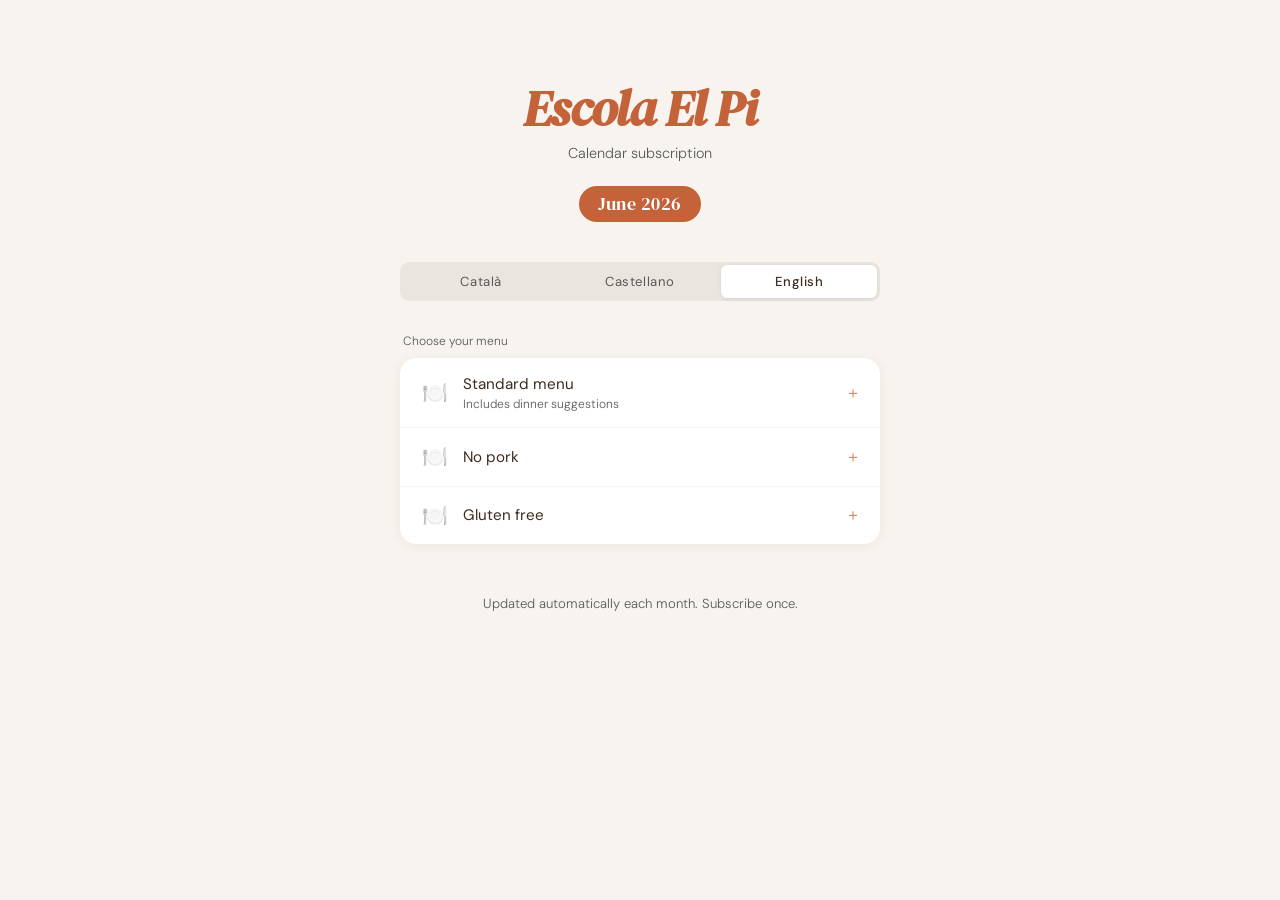
<file: index.html>
<!DOCTYPE html>
<html lang="ca">
<head>
  <meta charset="UTF-8">
  <meta name="viewport" content="width=device-width, initial-scale=1.0">
  <title>Menú de dinar · Escola El Pi</title>
  <link rel="preconnect" href="https://fonts.googleapis.com">
  <link href="https://fonts.googleapis.com/css2?family=DM+Serif+Display:ital@0;1&family=DM+Sans:wght@300;400;500&display=swap" rel="stylesheet">
  <link rel="stylesheet" href="styles.css">
</head>
<body>

  <header>
    <h1 class="school-name"><em>Escola El Pi</em></h1>
    <p class="subtitle" id="uiSubtitle">Subscripció al calendari</p>
    <span class="month-badge" id="monthBadge">Carregant...</span>
  </header>

  <div class="lang-tabs" role="tablist" aria-label="Selecciona l'idioma">
    <button class="lang-tab active" role="tab" aria-selected="true"  onclick="switchLang('ca')">Català</button>
    <button class="lang-tab"        role="tab" aria-selected="false" onclick="switchLang('es')">Castellano</button>
    <button class="lang-tab"        role="tab" aria-selected="false" onclick="switchLang('en')">English</button>
  </div>

  <div id="panel-ca" class="lang-panel active" role="tabpanel"><div class="loading">Carregant...</div></div>
  <div id="panel-es" class="lang-panel"        role="tabpanel"><div class="loading">Cargando...</div></div>
  <div id="panel-en" class="lang-panel"        role="tabpanel"><div class="loading">Loading...</div></div>

  <footer>
    <p class="footer" id="uiFooter">S'actualitza automàticament cada mes. Subscriu-te una vegada.</p>
  </footer>

  <script>
    const BASE     = 'https://uxmikko.github.io/school-lunch-calendar/el-pi/';
    const MANIFEST = BASE + 'manifest.json';

    // All UI strings per language
    const UI = {
      ca: {
        lang:         'ca',
        htmlLang:     'ca',
        title:        'Menú de dinar · Escola El Pi',
        subtitle:     'Subscripció al calendari',
        monthLabel:   m => m,
        section:      'Tria el teu menú',
        footer:       "S'actualitza automàticament cada mes. Subscriu-te una vegada.",
        loading:      'Carregant...',
        error:        "No s'ha pogut carregar el menú. Torna-ho a intentar.",
        menus: {
          standard:    { text: 'Menú estàndard',  tag: 'Inclou sopar suggerit' },
          no_pork:     { text: 'Sense porc',       tag: '' },
          gluten_free: { text: 'Sense gluten',     tag: '' },
        },
      },
      es: {
        lang:         'es',
        htmlLang:     'es',
        title:        'Menú de almuerzo · Escola El Pi',
        subtitle:     'Suscripción al calendario',
        monthLabel:   m => m,
        section:      'Elige tu menú',
        footer:       'Se actualiza automáticamente cada mes. Suscríbete una vez.',
        loading:      'Cargando...',
        error:        'No se ha podido cargar el menú. Vuelve a intentarlo.',
        menus: {
          standard:    { text: 'Menú estándar',    tag: 'Incluye sugerencia de cena' },
          no_pork:     { text: 'Sin cerdo',        tag: '' },
          gluten_free: { text: 'Sin gluten',       tag: '' },
        },
      },
      en: {
        lang:         'en',
        htmlLang:     'en',
        title:        'Lunch menu · Escola El Pi',
        subtitle:     'Calendar subscription',
        monthLabel:   m => m,
        section:      'Choose your menu',
        footer:       'Updated automatically each month. Subscribe once.',
        loading:      'Loading...',
        error:        'Could not load menu. Please try again.',
        menus: {
          standard:    { text: 'Standard menu',    tag: 'Includes dinner suggestions' },
          no_pork:     { text: 'No pork',          tag: '' },
          gluten_free: { text: 'Gluten free',      tag: '' },
        },
      },
    };

    const MONTH_NAMES = {
      ca: { Gener:'Gener',Febrer:'Febrer',Març:'Març',Abril:'Abril',Maig:'Maig',Juny:'Juny',
            Juliol:'Juliol',Agost:'Agost',Setembre:'Setembre',Octubre:'Octubre',Novembre:'Novembre',Desembre:'Desembre' },
      es: { Gener:'Enero',Febrer:'Febrero',Març:'Marzo',Abril:'Abril',Maig:'Mayo',Juny:'Junio',
            Juliol:'Julio',Agost:'Agosto',Setembre:'Septiembre',Octubre:'Octubre',Novembre:'Noviembre',Desembre:'Diciembre' },
      en: { Gener:'January',Febrer:'February',Març:'March',Abril:'April',Maig:'May',Juny:'June',
            Juliol:'July',Agost:'August',Setembre:'September',Octubre:'October',Novembre:'November',Desembre:'December' },
    };

    let manifest  = null;
    let activeLang = 'ca';

    // Device-aware subscription
    function subscribeMenu(httpsUrl) {
      const isAndroid = /android/i.test(navigator.userAgent);
      if (isAndroid) {
        window.open(
          'https://calendar.google.com/calendar/r/settings/addbyurl?url=' + encodeURIComponent(httpsUrl),
          '_blank'
        );
      } else {
        window.location.href = httpsUrl.replace('https://', 'webcal://');
      }
    }

    function getMonthLabel(lang) {
      if (!manifest) return '';
      const caMonth = manifest.month_ca;
      const translated = MONTH_NAMES[lang][caMonth] || caMonth;
      return `${translated} ${manifest.year}`;
    }

    function buildPanel(lang) {
      if (!manifest) return;
      const panel  = document.getElementById('panel-' + lang);
      const files  = manifest.files[lang];
      const ui     = UI[lang];

      let html = `<div class="lang-section"><p class="item-tag" style="padding:0 0.2rem 0.6rem;">${ui.section}</p><div class="menu-card">`;
      ['standard', 'no_pork', 'gluten_free'].forEach(type => {
        const httpsUrl = BASE + files[type];
        const label    = ui.menus[type];
        html += `<div class="menu-item" onclick="subscribeMenu('${httpsUrl}')" role="button" tabindex="0"
                      onkeydown="if(event.key==='Enter'||event.key===' ')subscribeMenu('${httpsUrl}')">
          <div class="item-left">
            <span class="item-icon" aria-hidden="true">🍽️</span>
            <div>
              <div class="item-text">${label.text}</div>
              ${label.tag ? `<div class="item-tag">${label.tag}</div>` : ''}
            </div>
          </div>
          <span class="subscribe-arrow" aria-hidden="true">＋</span>
        </div>`;
      });
      html += '</div></div>';
      panel.innerHTML = html;
    }

    function updatePageUI(lang) {
      const ui = UI[lang];
      document.documentElement.lang          = ui.htmlLang;
      document.title                         = ui.title;
      document.getElementById('uiSubtitle').textContent = ui.subtitle;
      document.getElementById('uiFooter').textContent   = ui.footer;
      document.getElementById('monthBadge').textContent  = getMonthLabel(lang);

      // Update aria-selected on tabs
      document.querySelectorAll('.lang-tab').forEach((t, i) => {
        const isActive = ['ca','es','en'][i] === lang;
        t.classList.toggle('active', isActive);
        t.setAttribute('aria-selected', isActive ? 'true' : 'false');
      });

      document.querySelectorAll('.lang-panel').forEach(p => {
        p.classList.toggle('active', p.id === 'panel-' + lang);
      });
    }

    function switchLang(lang) {
      activeLang = lang;
      updatePageUI(lang);
    }

    // Auto-detect language on load
    function detectLang() {
      const ul = navigator.language || '';
      if (ul.startsWith('es')) return 'es';
      if (ul.startsWith('ca')) return 'ca';
      return 'en';
    }

    fetch(MANIFEST + '?v=' + Date.now())
      .then(r => r.json())
      .then(data => {
        manifest = data;
        buildPanel('ca');
        buildPanel('es');
        buildPanel('en');
        const lang = detectLang();
        activeLang = lang;
        updatePageUI(lang);
      })
      .catch(() => {
        ['ca','es','en'].forEach(l => {
          document.getElementById('panel-' + l).innerHTML =
            `<div class="loading">${UI[l].error}</div>`;
        });
        document.getElementById('monthBadge').textContent = '—';
      });
  </script>

</body>
</html>
</file>
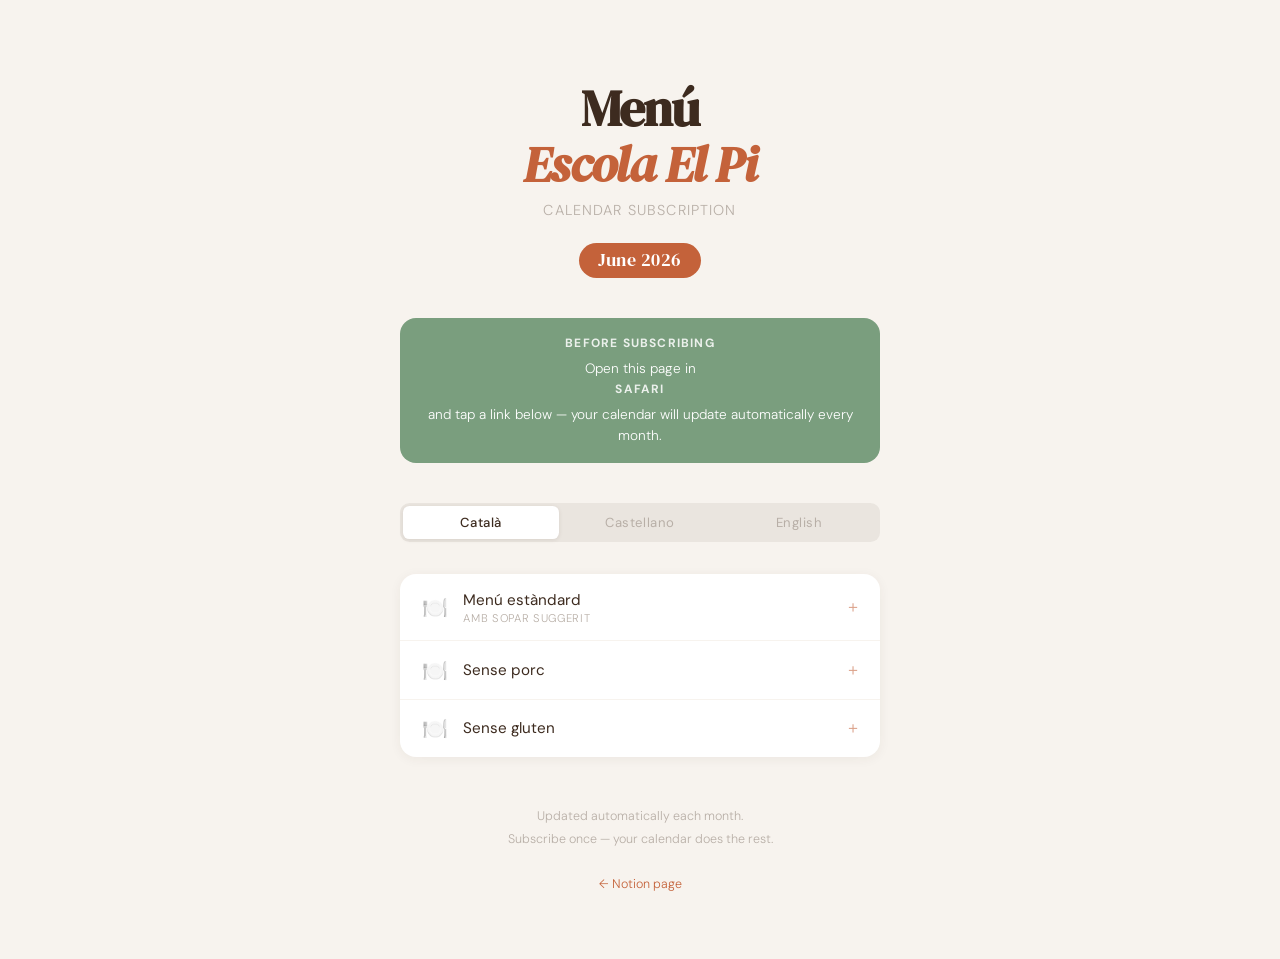
<file: el-pi/index.html>
<!DOCTYPE html>
<html lang="ca">
<head>
  <meta charset="UTF-8">
  <meta name="viewport" content="width=device-width, initial-scale=1.0">
  <title>Menú Escolar · Escola El Pi</title>
  <link rel="preconnect" href="https://fonts.googleapis.com">
  <link href="https://fonts.googleapis.com/css2?family=DM+Serif+Display:ital@0;1&family=DM+Sans:wght@300;400;500&display=swap" rel="stylesheet">
  <style>
    *, *::before, *::after { box-sizing: border-box; margin: 0; padding: 0; }

    :root {
      --cream: #F7F3EE;
      --brown: #3D2B1F;
      --terracotta: #C4623A;
      --sage: #7A9E7E;
      --warm-grey: #B8AFA7;
      --card-bg: #FFFFFF;
    }

    body {
      background: var(--cream);
      color: var(--brown);
      font-family: 'DM Sans', sans-serif;
      font-weight: 300;
      min-height: 100vh;
      padding: 2rem 1rem 4rem;
    }

    header {
      text-align: center;
      padding: 3rem 0 2.5rem;
    }

    .school-name {
      font-family: 'DM Serif Display', serif;
      font-size: clamp(2rem, 6vw, 3.2rem);
      line-height: 1.1;
      letter-spacing: -0.02em;
      color: var(--brown);
    }

    .school-name em {
      font-style: italic;
      color: var(--terracotta);
    }

    .subtitle {
      margin-top: 0.5rem;
      font-size: 0.9rem;
      color: var(--warm-grey);
      letter-spacing: 0.08em;
      text-transform: uppercase;
    }

    .month-badge {
      display: inline-block;
      margin-top: 1.5rem;
      background: var(--terracotta);
      color: white;
      font-family: 'DM Serif Display', serif;
      font-size: 1.1rem;
      padding: 0.35rem 1.2rem;
      border-radius: 2rem;
      letter-spacing: 0.03em;
    }

    .how-to {
      max-width: 480px;
      margin: 0 auto 2.5rem;
      background: var(--sage);
      color: white;
      border-radius: 1rem;
      padding: 1rem 1.4rem;
      font-size: 0.85rem;
      line-height: 1.6;
      text-align: center;
    }

    .how-to strong {
      display: block;
      font-size: 0.75rem;
      letter-spacing: 0.1em;
      text-transform: uppercase;
      margin-bottom: 0.3rem;
      opacity: 0.85;
    }

    .lang-tabs {
      display: flex;
      max-width: 480px;
      margin: 0 auto 2rem;
      background: rgba(61,43,31,0.07);
      border-radius: 0.6rem;
      padding: 0.2rem;
      gap: 0.2rem;
    }

    .lang-tab {
      flex: 1;
      text-align: center;
      padding: 0.5rem;
      font-size: 0.82rem;
      letter-spacing: 0.04em;
      border-radius: 0.4rem;
      cursor: pointer;
      color: var(--warm-grey);
      font-weight: 400;
      transition: all 0.2s;
      user-select: none;
    }

    .lang-tab.active {
      background: white;
      color: var(--brown);
      font-weight: 500;
      box-shadow: 0 1px 4px rgba(61,43,31,0.1);
    }

    .lang-panel { display: none; }
    .lang-panel.active { display: block; }

    .lang-section {
      max-width: 480px;
      margin: 0 auto 1.5rem;
    }

    .menu-card {
      background: var(--card-bg);
      border-radius: 1rem;
      overflow: hidden;
      box-shadow: 0 2px 12px rgba(61,43,31,0.06);
    }

    .menu-item {
      display: flex;
      align-items: center;
      justify-content: space-between;
      padding: 0.95rem 1.2rem;
      border-bottom: 1px solid var(--cream);
      text-decoration: none;
      color: var(--brown);
      transition: background 0.15s;
      -webkit-tap-highlight-color: transparent;
    }

    .menu-item:last-child { border-bottom: none; }
    .menu-item:active { background: var(--cream); }

    .item-left {
      display: flex;
      align-items: center;
      gap: 0.75rem;
    }

    .item-icon {
      font-size: 1.3rem;
      width: 2rem;
      text-align: center;
    }

    .item-text { font-size: 0.95rem; font-weight: 400; }
    .item-tag { font-size: 0.7rem; letter-spacing: 0.06em; text-transform: uppercase; color: var(--warm-grey); margin-top: 0.1rem; }
    .subscribe-arrow { color: var(--terracotta); font-size: 1rem; opacity: 0.6; }

    .loading {
      text-align: center;
      color: var(--warm-grey);
      padding: 3rem;
      font-size: 0.9rem;
    }

    .footer {
      text-align: center;
      font-size: 0.78rem;
      color: var(--warm-grey);
      margin-top: 3rem;
      line-height: 1.8;
    }

    .footer a { color: var(--terracotta); text-decoration: none; }
  </style>
</head>
<body>

  <header>
    <h1 class="school-name">Menú<br><em>Escola El Pi</em></h1>
    <p class="subtitle">Calendar subscription</p>
    <span class="month-badge" id="monthBadge">Loading...</span>
  </header>

  <div class="how-to">
    <strong>Before subscribing</strong>
    Open this page in <strong>Safari</strong> and tap a link below — your calendar will update automatically every month.
  </div>

  <div class="lang-tabs">
    <div class="lang-tab active" onclick="switchLang('ca')">Català</div>
    <div class="lang-tab" onclick="switchLang('es')">Castellano</div>
    <div class="lang-tab" onclick="switchLang('en')">English</div>
  </div>

  <div id="panel-ca" class="lang-panel active"><div class="loading">Loading...</div></div>
  <div id="panel-es" class="lang-panel"><div class="loading">Loading...</div></div>
  <div id="panel-en" class="lang-panel"><div class="loading">Loading...</div></div>

  <div class="footer">
    Updated automatically each month.<br>
    Subscribe once — your calendar does the rest.<br><br>
    <a href="https://www.notion.so/334869ed9fff812484bbd514900dcafa">← Notion page</a>
  </div>

  <script>
    const BASE = 'https://uxmikko.github.io/school-lunch-calendar/el-pi/';
    const MANIFEST = BASE + 'manifest.json';

    const LABELS = {
      ca: {
        standard:    { text: 'Menú estàndard', tag: 'Amb sopar suggerit' },
        no_pork:     { text: 'Sense porc',     tag: '' },
        gluten_free: { text: 'Sense gluten',   tag: '' },
      },
      es: {
        standard:    { text: 'Menú estándar',  tag: 'Con sugerencia de cena' },
        no_pork:     { text: 'Sin cerdo',       tag: '' },
        gluten_free: { text: 'Sin gluten',      tag: '' },
      },
      en: {
        standard:    { text: 'Standard menu',  tag: 'Includes dinner suggestions' },
        no_pork:     { text: 'No pork',         tag: '' },
        gluten_free: { text: 'Gluten free',     tag: '' },
      },
    };

    const MONTH_NAMES = {
      ca: ['Gener','Febrer','Març','Abril','Maig','Juny','Juliol','Agost','Setembre','Octubre','Novembre','Desembre'],
      es: ['Enero','Febrero','Marzo','Abril','Mayo','Junio','Julio','Agosto','Septiembre','Octubre','Noviembre','Diciembre'],
      en: ['January','February','March','April','May','June','July','August','September','October','November','December'],
    };

    function buildPanel(lang, manifest) {
      const panel = document.getElementById('panel-' + lang);
      const files = manifest.files[lang];
      const menuTypes = ['standard', 'no_pork', 'gluten_free'];

      let html = '<div class="lang-section"><div class="menu-card">';
      menuTypes.forEach(type => {
        const label = LABELS[lang][type];
        const url = 'webcal://uxmikko.github.io/school-lunch-calendar/el-pi/' + files[type];
        html += `<a class="menu-item" href="${url}">
          <div class="item-left">
            <span class="item-icon">🍽️</span>
            <div>
              <div class="item-text">${label.text}</div>
              ${label.tag ? `<div class="item-tag">${label.tag}</div>` : ''}
            </div>
          </div>
          <span class="subscribe-arrow">＋</span>
        </a>`;
      });
      html += '</div></div>';
      panel.innerHTML = html;
    }

    function switchLang(lang) {
      document.querySelectorAll('.lang-tab').forEach((t, i) => {
        t.classList.toggle('active', ['ca','es','en'][i] === lang);
      });
      document.querySelectorAll('.lang-panel').forEach(p => {
        p.classList.toggle('active', p.id === 'panel-' + lang);
      });
    }

    // Load manifest and build page
    fetch(MANIFEST + '?v=' + Date.now()) // bust cache
      .then(r => r.json())
      .then(manifest => {
        // Update month badge — use browser language to pick the right name
        const userLang = navigator.language.startsWith('es') ? 'es'
                       : navigator.language.startsWith('ca') ? 'ca' : 'en';
        const monthNames = MONTH_NAMES[userLang];
        // manifest has month_ca, month_es, month_en — use those directly
        const monthLabel = { ca: manifest.month_ca, es: manifest.month_es, en: manifest.month_en }[userLang];
        document.getElementById('monthBadge').textContent = monthLabel + ' ' + manifest.year;

        // Build all three panels
        buildPanel('ca', manifest);
        buildPanel('es', manifest);
        buildPanel('en', manifest);
      })
      .catch(() => {
        document.getElementById('monthBadge').textContent = 'Error';
        ['ca','es','en'].forEach(lang => {
          document.getElementById('panel-' + lang).innerHTML =
            '<div class="loading">Could not load menu. Please try again later.</div>';
        });
      });
  </script>

</body>
</html>
</file>
<file: styles.css>
*, *::before, *::after { box-sizing: border-box; margin: 0; padding: 0; }

:root {
  --cream:     #F7F3EE;
  --brown:     #3D2B1F;
  --terracotta:#C4623A;
  --muted:     #595959; /* WCAG AA: 6.3:1 on cream, 7.0:1 on white */
  --card-bg:   #FFFFFF;
}

body {
  background: var(--cream);
  color: var(--brown);
  font-family: 'DM Sans', sans-serif;
  font-weight: 300;
  min-height: 100vh;
  padding: 2rem 1rem 4rem;
}

header {
  text-align: center;
  padding: 3rem 0 2.5rem;
}

.school-name {
  font-family: 'DM Serif Display', serif;
  font-size: clamp(2rem, 6vw, 3.2rem);
  line-height: 1.1;
  letter-spacing: -0.02em;
  color: var(--brown);
}

.school-name em {
  font-style: italic;
  color: var(--terracotta);
}

.subtitle {
  margin-top: 0.5rem;
  font-size: 0.9rem;
  color: var(--muted);
  /* no uppercase — removed for readability and WCAG */
}

.month-badge {
  display: inline-block;
  margin-top: 1.5rem;
  background: var(--terracotta);
  color: white;
  font-family: 'DM Serif Display', serif;
  font-size: 1.1rem;
  padding: 0.35rem 1.2rem;
  border-radius: 2rem;
  letter-spacing: 0.03em;
}

.lang-tabs {
  display: flex;
  max-width: 480px;
  margin: 0 auto 2rem;
  background: rgba(61,43,31,0.07);
  border-radius: 0.6rem;
  padding: 0.2rem;
  gap: 0.2rem;
}

.lang-tab {
  flex: 1;
  text-align: center;
  padding: 0.5rem;
  font-size: 0.82rem;
  letter-spacing: 0.04em;
  border-radius: 0.4rem;
  cursor: pointer;
  color: var(--muted);
  font-weight: 400;
  transition: all 0.2s;
  user-select: none;
  border: none;
  background: none;
  font-family: 'DM Sans', sans-serif;
}

.lang-tab.active {
  background: white;
  color: var(--brown);
  font-weight: 500;
  box-shadow: 0 1px 4px rgba(61,43,31,0.1);
}

.lang-panel { display: none; }
.lang-panel.active { display: block; }

.lang-section {
  max-width: 480px;
  margin: 0 auto 1.5rem;
}

.menu-card {
  background: var(--card-bg);
  border-radius: 1rem;
  overflow: hidden;
  box-shadow: 0 2px 12px rgba(61,43,31,0.06);
}

.menu-item {
  display: flex;
  align-items: center;
  justify-content: space-between;
  padding: 0.95rem 1.2rem;
  border-bottom: 1px solid var(--cream);
  color: var(--brown);
  transition: background 0.15s;
  -webkit-tap-highlight-color: transparent;
  cursor: pointer;
}

.menu-item:last-child { border-bottom: none; }
.menu-item:active { background: var(--cream); }

.item-left {
  display: flex;
  align-items: center;
  gap: 0.75rem;
}

.item-icon {
  font-size: 1.3rem;
  width: 2rem;
  text-align: center;
}

.item-text { font-size: 0.95rem; font-weight: 400; }

.item-tag {
  font-size: 0.75rem;
  color: var(--muted); /* WCAG AA: 7.0:1 on white */
  margin-top: 0.15rem;
}

.subscribe-arrow {
  color: var(--terracotta);
  font-size: 1rem;
  opacity: 0.8;
}

.loading {
  text-align: center;
  color: var(--muted);
  padding: 3rem;
  font-size: 0.9rem;
}

.footer {
  text-align: center;
  font-size: 0.82rem;
  color: var(--muted);
  margin-top: 3rem;
  line-height: 1.8;
}

.footer a {
  color: var(--terracotta);
  text-decoration: none;
}

@media (max-width: 520px) {
  body { padding: 1rem 0.75rem 3rem; }
}
</file>
